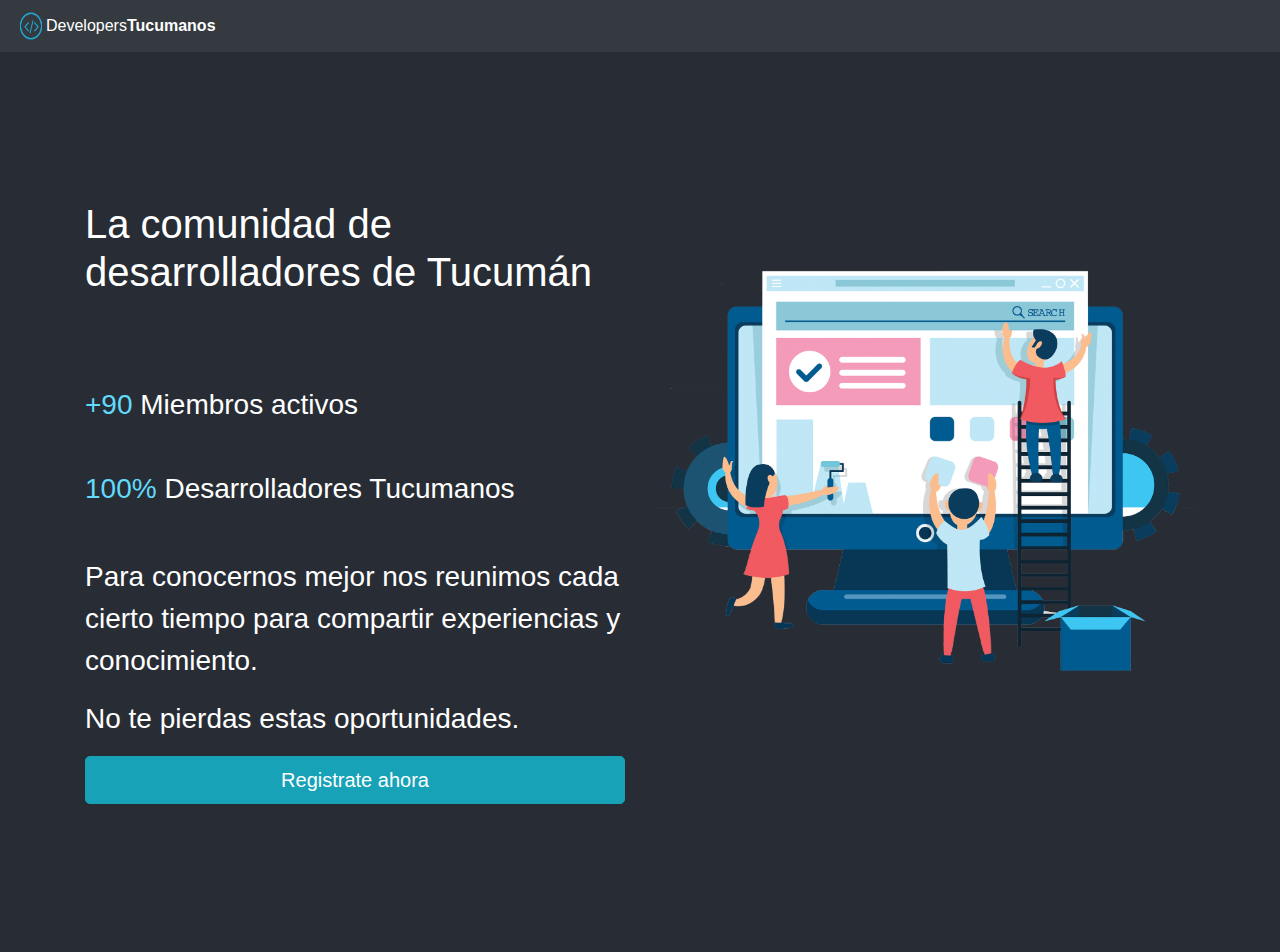
<file: index.html>
<!DOCTYPE html>
<html ng-app="devtucApp" ng-controller="mainCtrl">
<head>
	<meta charset="utf-8">
	<link rel="icon" href="images/favicon.ico" />
	 <meta http-equiv="X-UA-Compatible" content="IE=edge">
	  <meta content="width=device-width, initial-scale=1, maximum-scale=1, user-scalable=no" name="viewport">
	 
	  <!--Estilos-->
	  <link rel="stylesheet" href="css/bootstrap.min.css">
	 <link rel="stylesheet" type="text/css" href="css/App.css">
	  <link rel="stylesheet" type="text/css" href="css/Navbar.css">
	  <link rel="stylesheet" type="text/css" href="css/loading.css">
	  <link rel="stylesheet" type="text/css" href="css/animate.css">

	  <!--Plugins-->
	  <link rel="stylesheet" type="text/css" href="font-awesome/css/font-awesome.css">
	  <link rel="stylesheet" type="text/css" href="plugins/sweetalert/dist/sweetalert.css">
	 

   	<!--Librerias-->
   	<script type="text/javascript" src="angular/lib/angular.min.js"></script>
   	<script type="text/javascript" src="angular/lib/jcs-auto-validate.js"></script>
	<script type="text/javascript" src="angular/lib/angular-route.min.js"></script>
	<script type="text/javascript" src="angular/lib/ui-utils.min.js"></script>

	<!---Controladores-->   
   	<script type="text/javascript" src="angular/app.js"></script>
   	<script type="text/javascript" src="angular/config.js"></script>
   	
   <!--Servicios-->   	
   	<script type="text/javascript" src="angular/servicios/formulario_service.js"></script>
   	<script type="text/javascript" src="plugins/sweetalert/dist/sweetalert.min.js"></script>

   	   
	 <title>DevTuc</title>
</head>
<body>
	<div ng-include="menuPrincipal"></div>
	<div class="App-header">
		<div ng-view></div>
		
	</div>

	
</body>
</html>
</file>
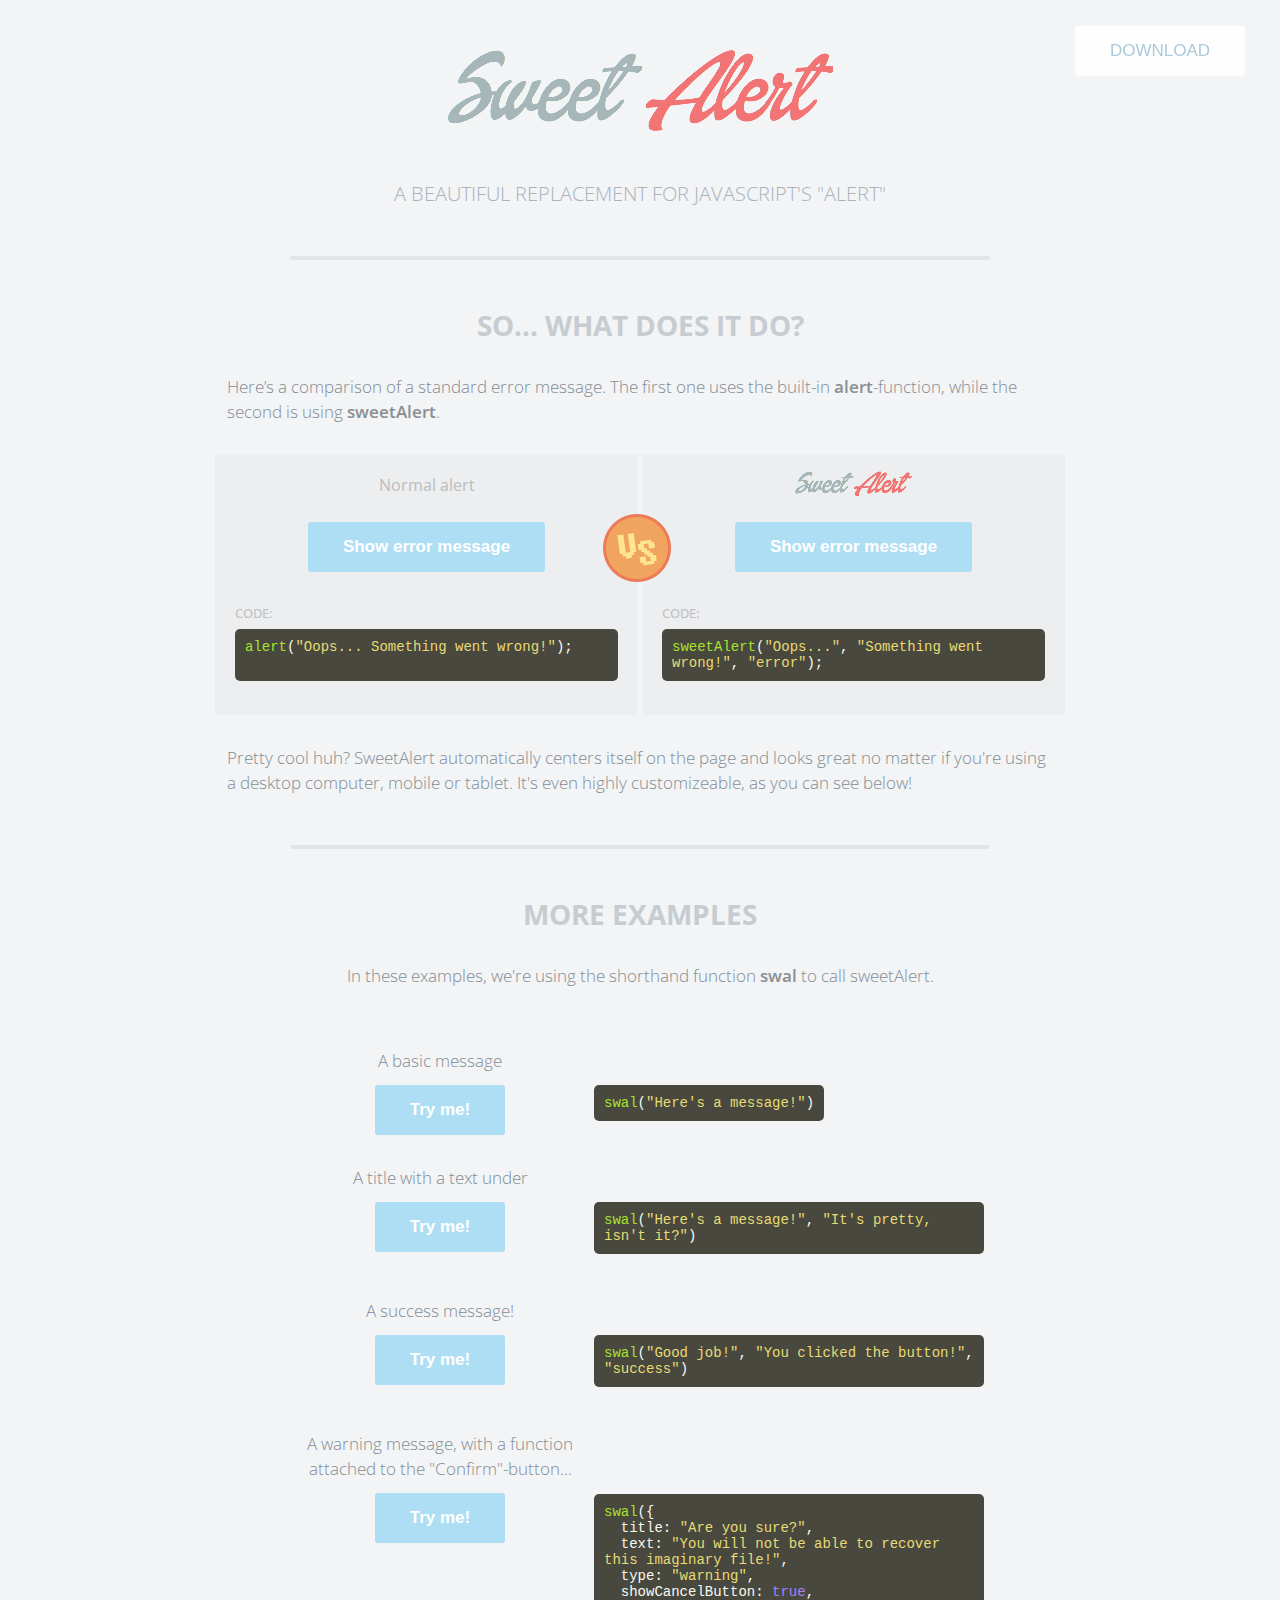
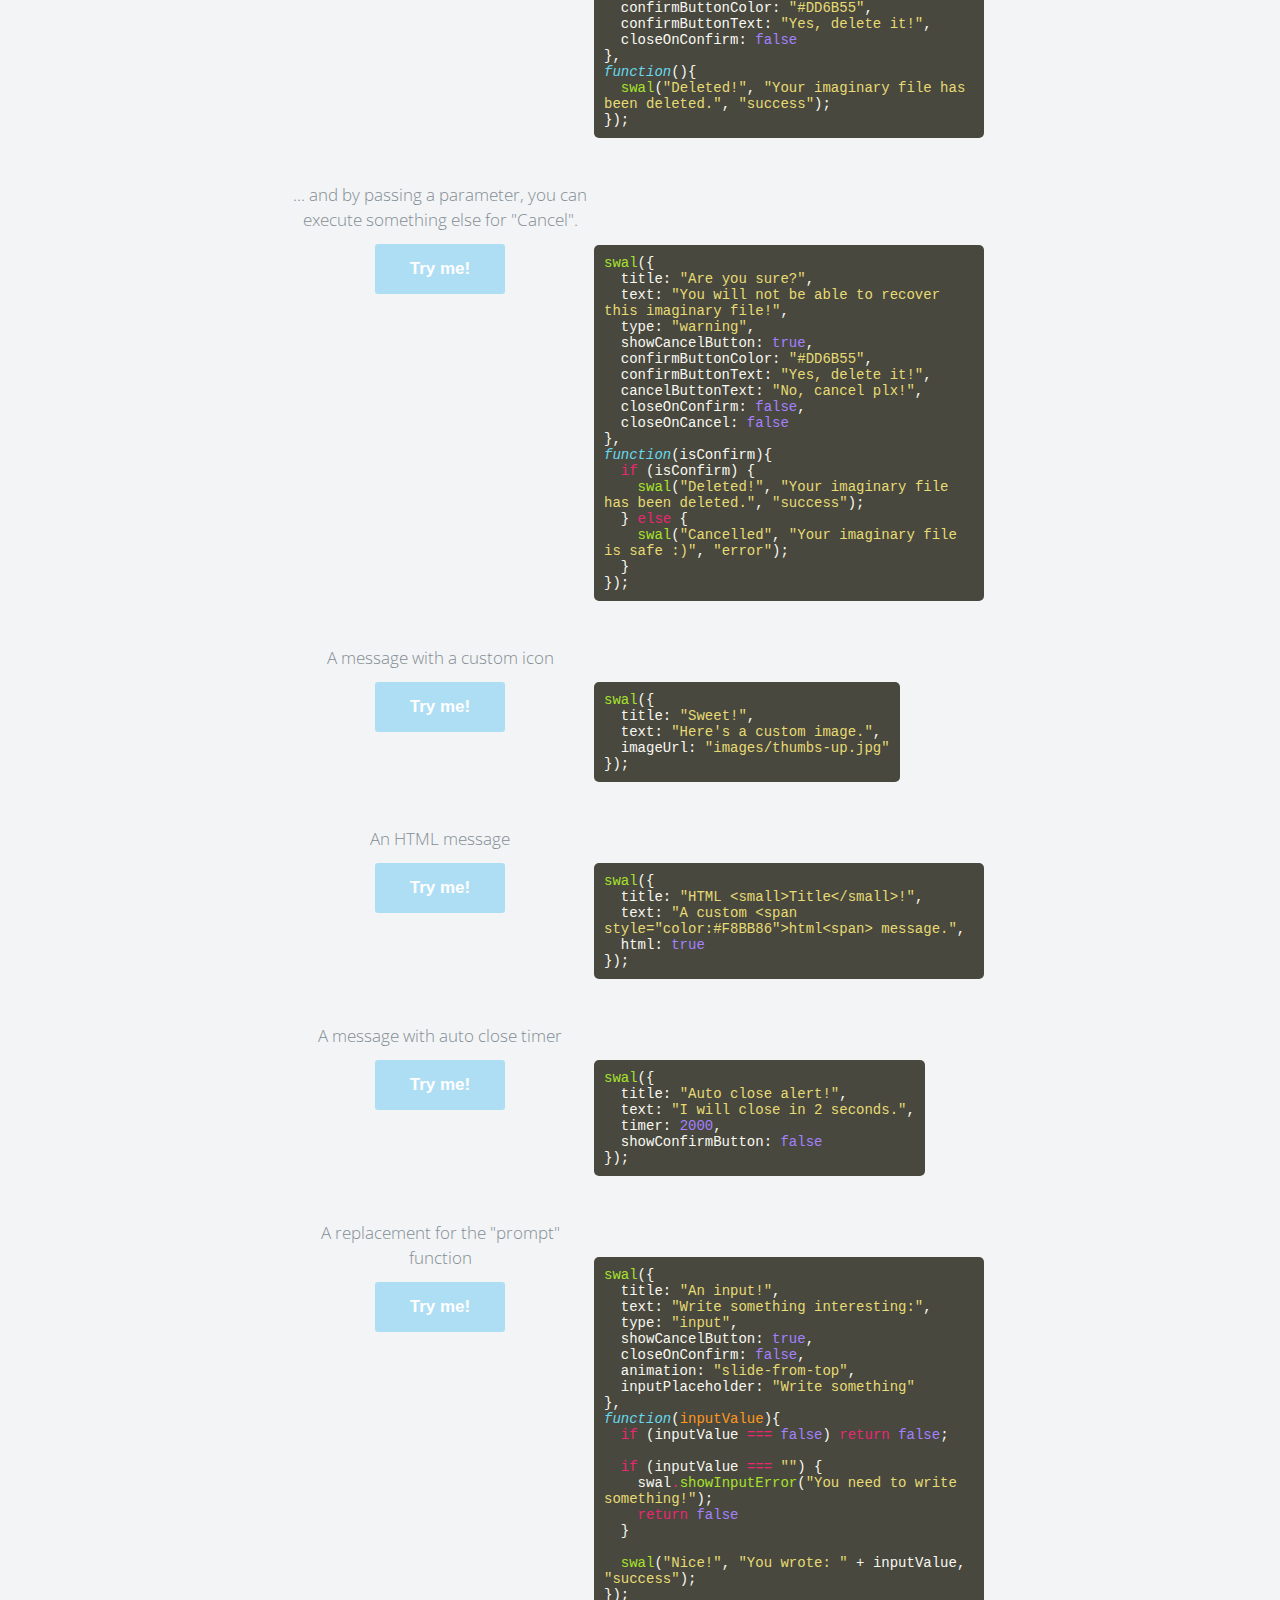
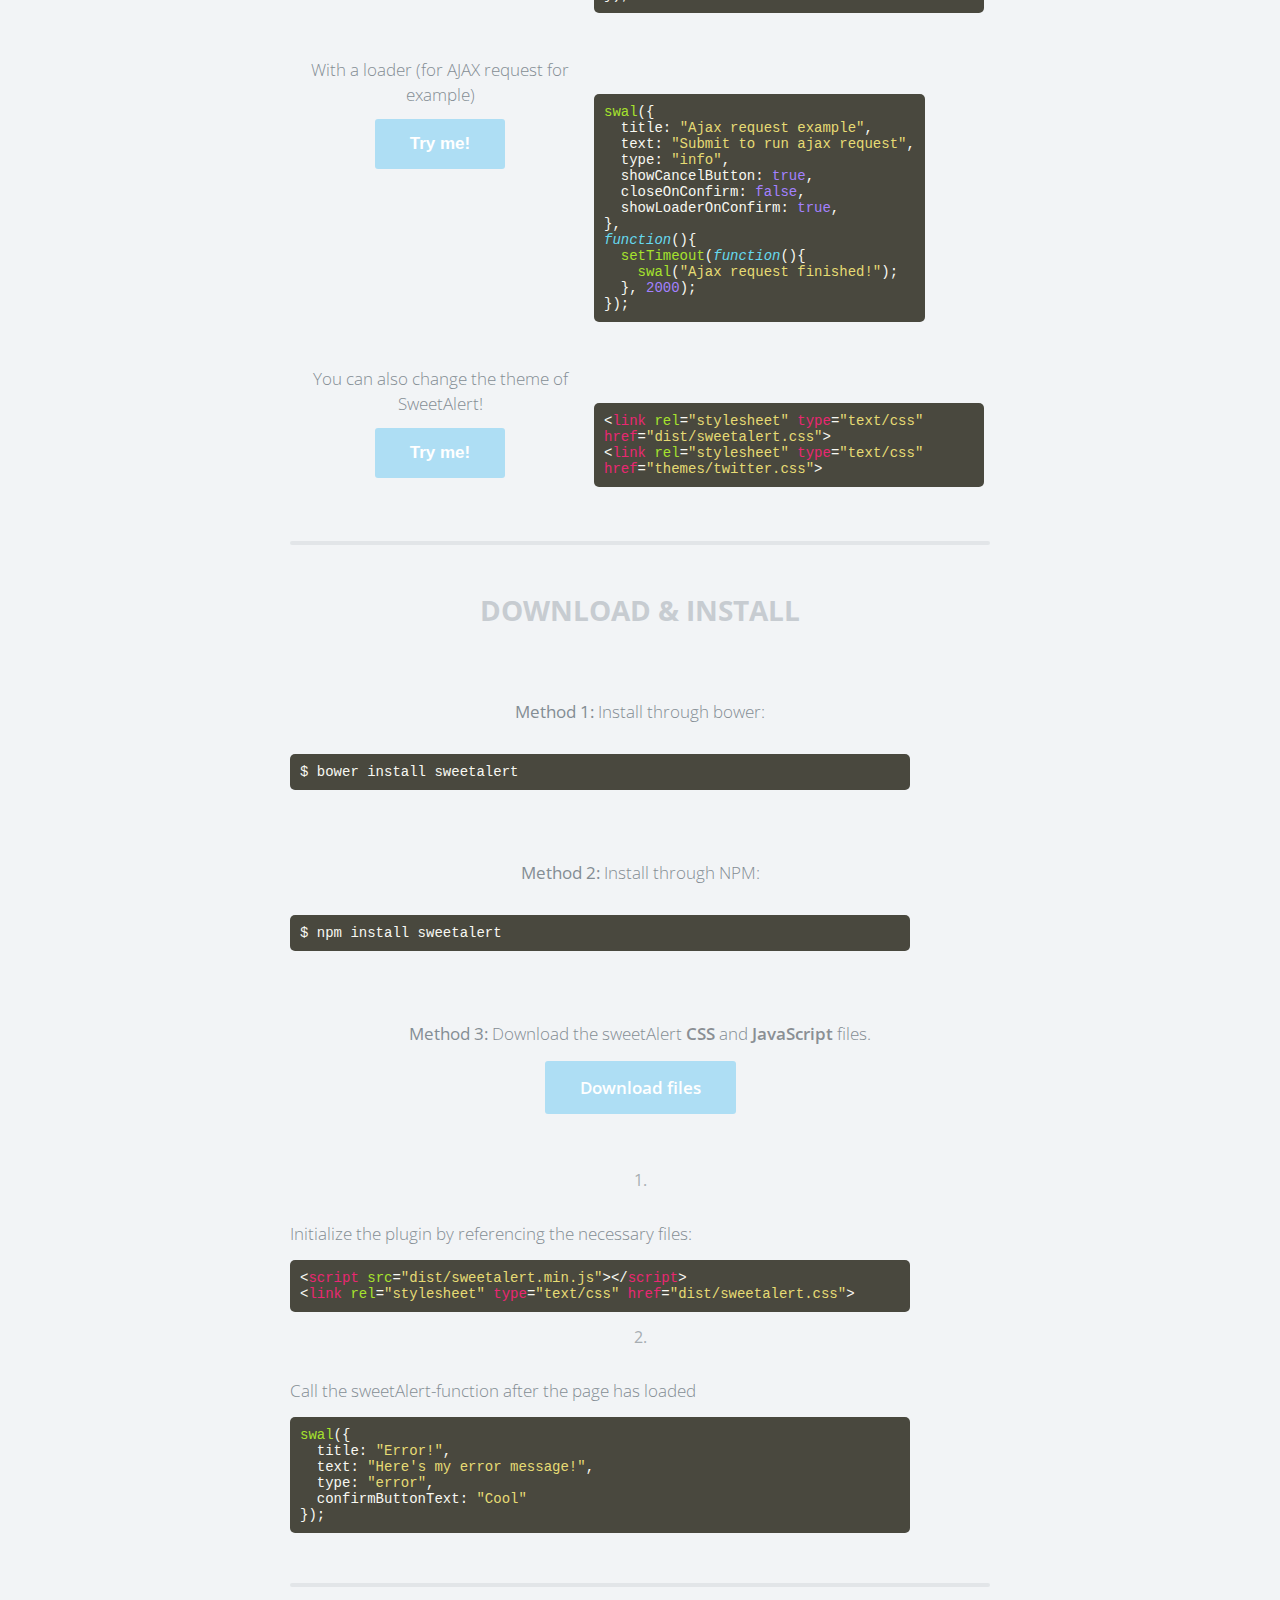
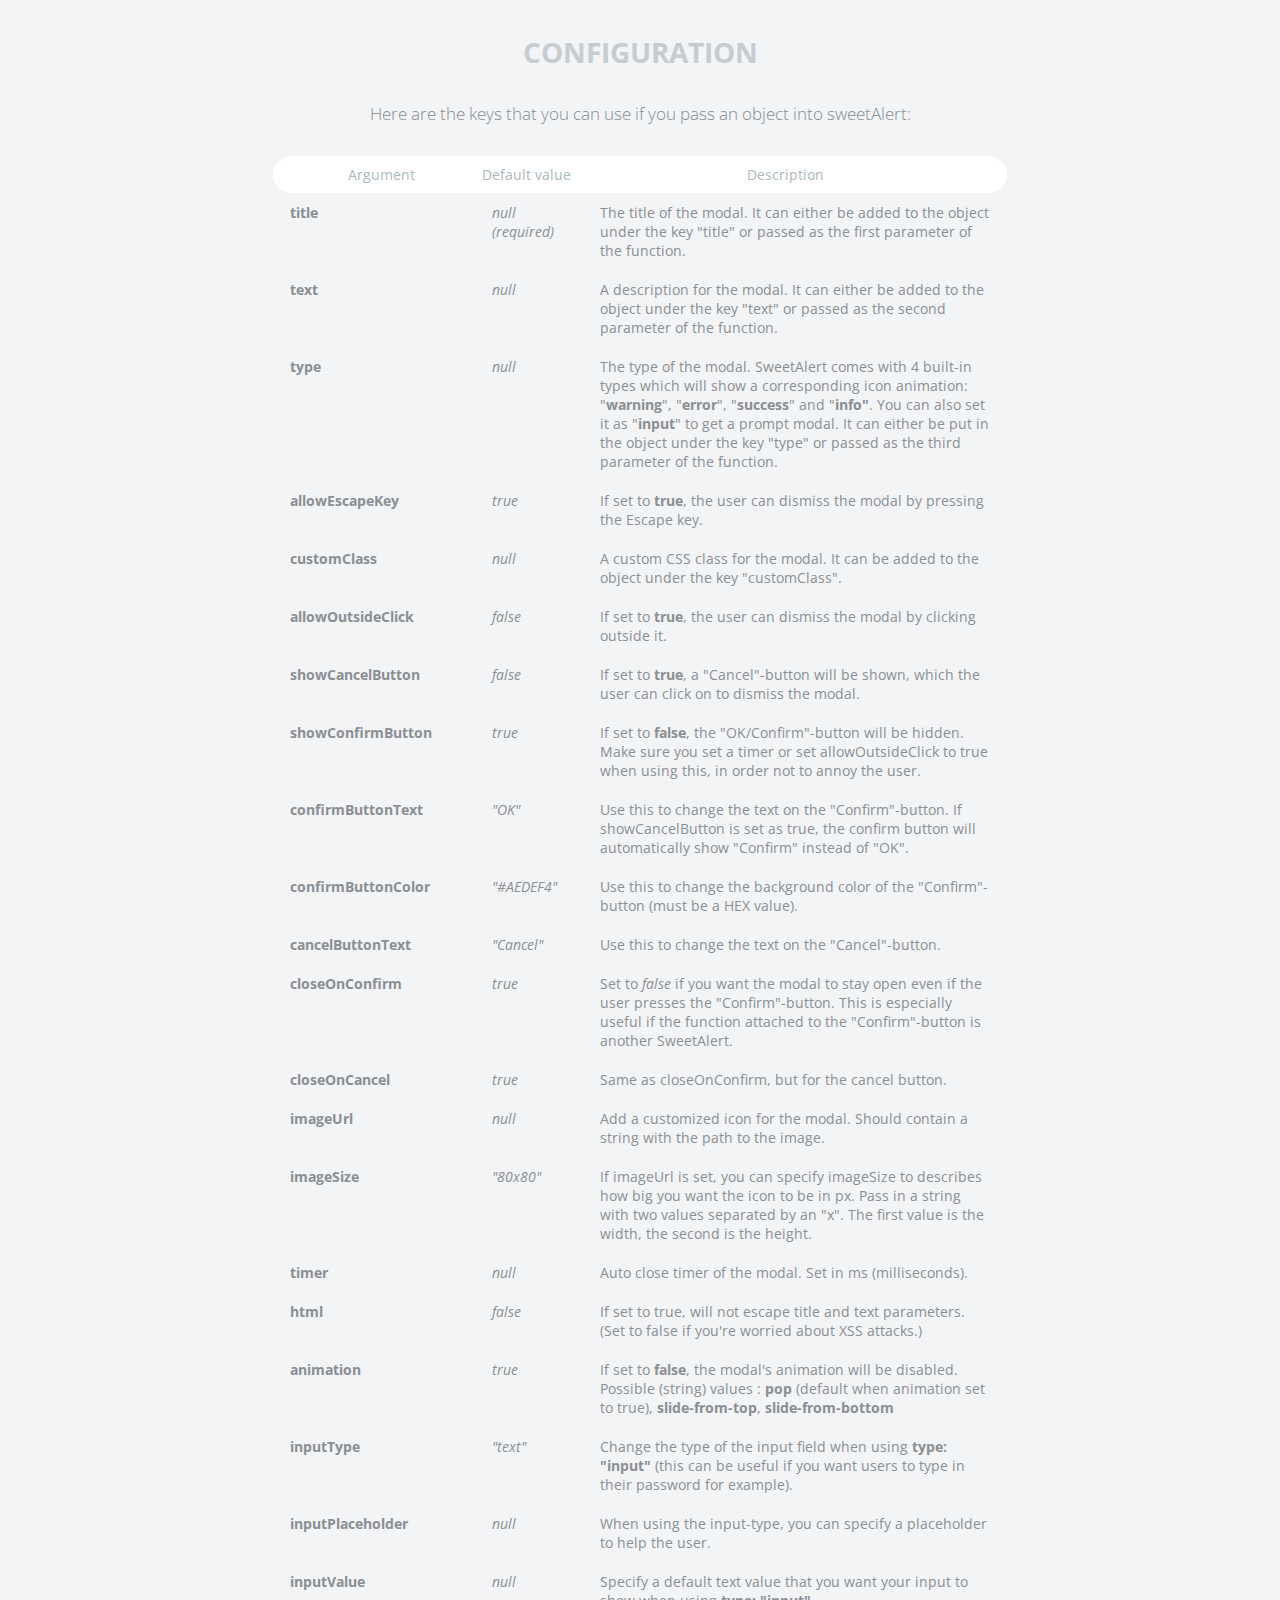
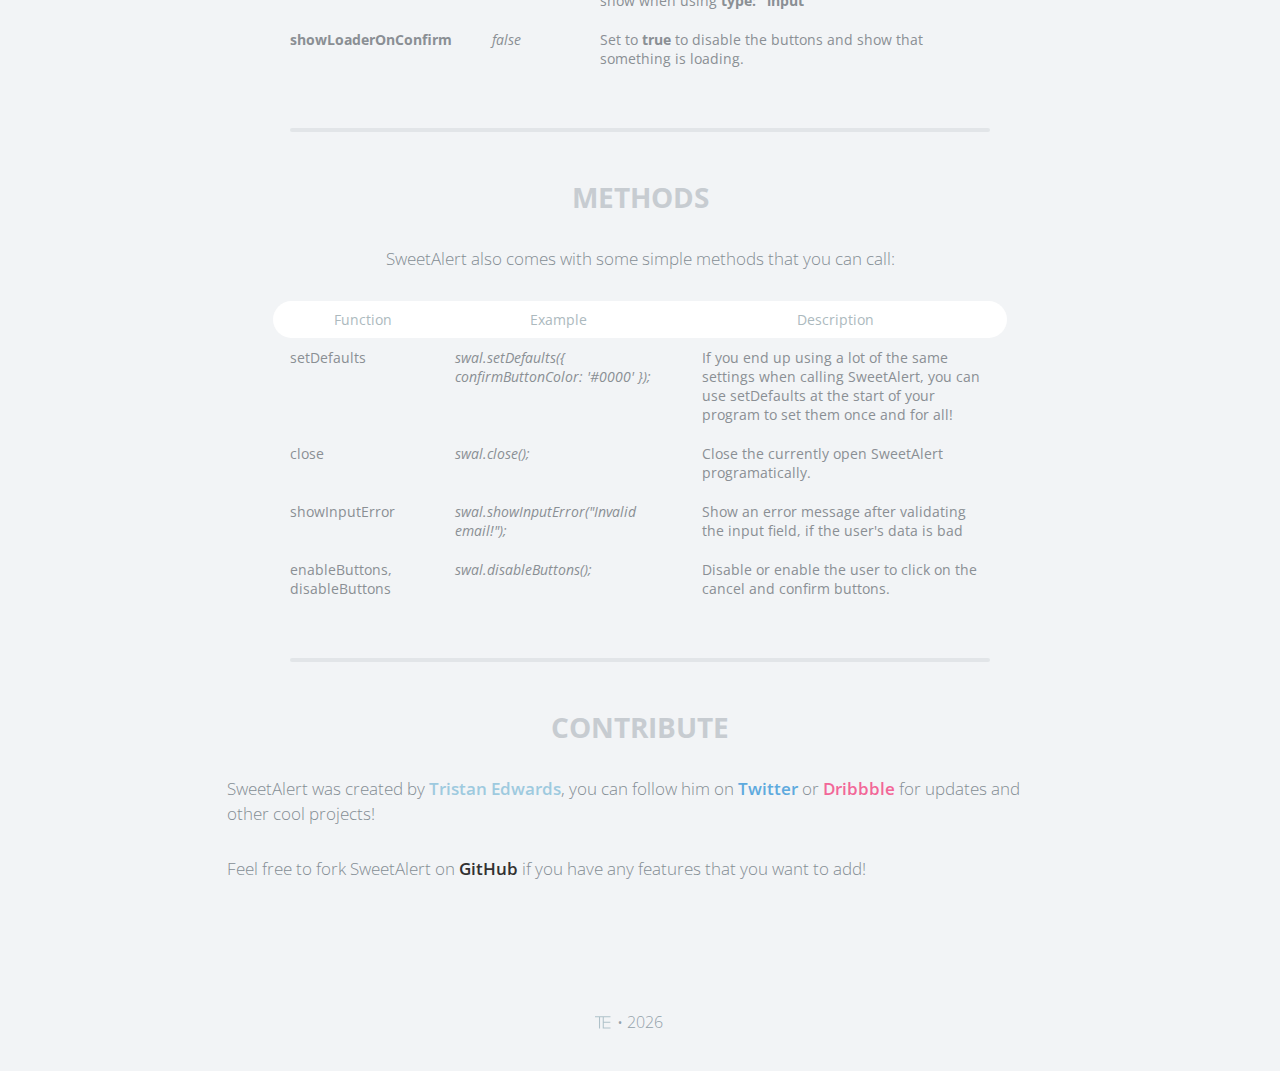
<file: plugins/sweetalert/index.html>
<!doctype html>

<html>

<head>
  <meta charset="utf-8">
  <meta name="viewport" content="width=device-width, initial-scale=1, maximum-scale=1, user-scalable=0" />
  <title>SweetAlert</title>

  <link rel="stylesheet" href="example/example.css">
  <script src="https://code.jquery.com/jquery-2.1.3.min.js"></script>

  <!-- This is what you need -->
  <script src="dist/sweetalert-dev.js"></script>
  <link rel="stylesheet" href="dist/sweetalert.css">
  <!--.......................-->

</head>

<body>

<h1>Sweet Alert</h1>
<h2>A beautiful replacement for JavaScript's "Alert"</h2>
<button class="download">Download</button>

<!-- What does it do? -->
<h3>So... What does it do?</h3>
<p>Here’s a comparison of a standard error message. The first one uses the built-in <strong>alert</strong>-function, while the second is using <strong>sweetAlert</strong>.</p>

<div class="showcase normal">
	<h4>Normal alert</h4>
	<button>Show error message</button>

	<h5>Code:</h5>
	<pre><span class="attr">alert</span>(<span class="str">"Oops... Something went wrong!"</span>);

	</pre>

	<div class="vs-icon"></div>
</div>

<div class="showcase sweet">
	<h4>Sweet Alert</h4>
	<button>Show error message</button>

	<h5>Code:</h5>
	<pre><span class="attr">sweetAlert</span>(<span class="str">"Oops..."</span>, <span class="str">"Something went wrong!"</span>, <span class="str">"error"</span>);</pre>
</div>

<p>Pretty cool huh? SweetAlert automatically centers itself on the page and looks great no matter if you're using a desktop computer, mobile or tablet. It's even highly customizeable, as you can see below!</p>


<!-- Examples -->
<h3>More examples</h3>

<p class="center">In these examples, we're using the shorthand function <strong>swal</strong> to call sweetAlert.</p>

<ul class="examples">

	<li class="message">
		<div class="ui">
			<p>A basic message</p>
			<button>Try me!</button>
		</div>
		<pre><span class="attr">swal</span>(<span class="str">"Here's a message!"</span>)</pre>
	</li>

	<li class="title-text">
		<div class="ui">
			<p>A title with a text under</p>
			<button>Try me!</button>
		</div>
		<pre><span class="attr">swal</span>(<span class="str">"Here's a message!"</span>, <span class="str">"It's pretty, isn't it?"</span>)</pre>
	</li>

	<li class="success">
		<div class="ui">
			<p>A success message!</p>
			<button>Try me!</button>
		</div>
		<pre><span class="attr">swal</span>(<span class="str">"Good job!"</span>, <span class="str">"You clicked the button!"</span>, <span class="str">"success"</span>)</pre>
	</li>

	<li class="warning confirm">
		<div class="ui">
			<p>A warning message, with a function attached to the "Confirm"-button...</p>
			<button>Try me!</button>
		</div>
		<pre><span class="attr">swal</span>({
&nbsp;&nbsp;title: <span class="str">"Are you sure?"</span>,
&nbsp;&nbsp;text: <span class="str">"You will not be able to recover this imaginary file!"</span>,
&nbsp;&nbsp;type: <span class="str">"warning"</span>,
&nbsp;&nbsp;showCancelButton: <span class="val">true</span>,
&nbsp;&nbsp;confirmButtonColor: <span class="str">"#DD6B55"</span>,
&nbsp;&nbsp;confirmButtonText: <span class="str">"Yes, delete it!"</span>,
&nbsp;&nbsp;closeOnConfirm: <span class="val">false</span>
},
<span class="func"><i>function</i></span>(){
&nbsp;&nbsp;<span class="attr">swal</span>(<span class="str">"Deleted!"</span>, <span class="str">"Your imaginary file has been deleted."</span>, <span class="str">"success"</span>);
});</pre>
	</li>

	<li class="warning cancel">
		<div class="ui">
			<p>... and by passing a parameter, you can execute something else for "Cancel".</p>
			<button>Try me!</button>
		</div>
		<pre><span class="attr">swal</span>({
&nbsp;&nbsp;title: <span class="str">"Are you sure?"</span>,
&nbsp;&nbsp;text: <span class="str">"You will not be able to recover this imaginary file!"</span>,
&nbsp;&nbsp;type: <span class="str">"warning"</span>,
&nbsp;&nbsp;showCancelButton: <span class="val">true</span>,
&nbsp;&nbsp;confirmButtonColor: <span class="str">"#DD6B55"</span>,
&nbsp;&nbsp;confirmButtonText: <span class="str">"Yes, delete it!"</span>,
&nbsp;&nbsp;cancelButtonText: <span class="str">"No, cancel plx!"</span>,
&nbsp;&nbsp;closeOnConfirm: <span class="val">false</span>,
&nbsp;&nbsp;closeOnCancel: <span class="val">false</span>
},
<span class="func"><i>function</i></span>(isConfirm){
&nbsp;&nbsp;<span class="tag">if</span> (isConfirm) {
&nbsp;&nbsp;&nbsp;&nbsp;<span class="attr">swal</span>(<span class="str">"Deleted!"</span>, <span class="str">"Your imaginary file has been deleted."</span>, <span class="str">"success"</span>);
&nbsp;&nbsp;} <span class="tag">else</span> {
	&nbsp;&nbsp;&nbsp;&nbsp;<span class="attr">swal</span>(<span class="str">"Cancelled"</span>, <span class="str">"Your imaginary file is safe :)"</span>, <span class="str">"error"</span>);
&nbsp;&nbsp;}
});</pre>
	</li>

	<li class="custom-icon">
		<div class="ui">
			<p>A message with a custom icon</p>
			<button>Try me!</button>
		</div>
		<pre><span class="attr">swal</span>({
&nbsp;&nbsp;title: <span class="str">"Sweet!"</span>,
&nbsp;&nbsp;text: <span class="str">"Here's a custom image."</span>,
&nbsp;&nbsp;imageUrl: <span class="str">"images/thumbs-up.jpg"</span>
});</pre>
	</li>

	<li class="message-html">
		<div class="ui">
			<p>An HTML message</p>
			<button>Try me!</button>
		</div>
		<pre><span class="attr">swal</span>({
&nbsp;&nbsp;title: <span class="str">"HTML &lt;small&gt;Title&lt;/small&gt;!"</span>,
&nbsp;&nbsp;text: <span class="str">"A custom &lt;span style="color:#F8BB86"&gt;html&lt;span&gt; message."</span>,
&nbsp;&nbsp;html: <span class="val">true</span>
});</pre>
	</li>

	<li class="timer">
		<div class="ui">
			<p>A message with auto close timer</p>
			<button>Try me!</button>
		</div>
		<pre><span class="attr">swal</span>({
&nbsp;&nbsp;title: <span class="str">"Auto close alert!"</span>,
&nbsp;&nbsp;text: <span class="str">"I will close in 2 seconds."</span>,
&nbsp;&nbsp;timer: <span class="val">2000</span>,
&nbsp;&nbsp;showConfirmButton: <span class="val">false</span>
});</pre>
	</li>


	<li class="input">
		<div class="ui">
			<p>A replacement for the "prompt" function</p>
			<button>Try me!</button>
		</div>
		<pre><span class="attr">swal</span>({
&nbsp;&nbsp;title: <span class="str">"An input!"</span>,
&nbsp;&nbsp;text: <span class="str">"Write something interesting:"</span>,
&nbsp;&nbsp;type: <span class="str">"input"</span>,
&nbsp;&nbsp;showCancelButton: <span class="val">true</span>,
&nbsp;&nbsp;closeOnConfirm: <span class="val">false</span>,
&nbsp;&nbsp;animation: <span class="str">"slide-from-top"</span>,
&nbsp;&nbsp;inputPlaceholder: <span class="str">"Write something"</span>
},
<span class="func"><i>function</i></span>(<span class="arg">inputValue</span>){
&nbsp;&nbsp;<span class="tag">if</span> (inputValue <span class="tag">===</span> <span class="val">false</span>) <span class="tag">return</span> <span class="val">false</span>;
&nbsp;&nbsp;
&nbsp;&nbsp;<span class="tag">if</span> (inputValue <span class="tag">===</span> <span class="str">""</span>) {
&nbsp;&nbsp;&nbsp;&nbsp;swal<span class="tag">.</span><span class="attr">showInputError</span>(<span class="str">"You need to write something!"</span>);
&nbsp;&nbsp;&nbsp;&nbsp;<span class="tag">return</span> <span class="val">false</span>
&nbsp;&nbsp;}
&nbsp;&nbsp;
&nbsp;&nbsp;<span class="attr">swal</span>(<span class="str">"Nice!"</span>, <span class="str">"You wrote: "</span> + inputValue, <span class="str">"success"</span>);
});</pre>
	</li>

  <li class="ajax">
    <div class="ui">
			<p>With a loader (for AJAX request for example)</p>
			<button>Try me!</button>
		</div>
		<pre><span class="attr">swal</span>({
&nbsp;&nbsp;title: <span class="str">"Ajax request example"</span>,
&nbsp;&nbsp;text: <span class="str">"Submit to run ajax request"</span>,
&nbsp;&nbsp;type: <span class="str">"info"</span>,
&nbsp;&nbsp;showCancelButton: <span class="val">true</span>,
&nbsp;&nbsp;closeOnConfirm: <span class="val">false</span>,
&nbsp;&nbsp;showLoaderOnConfirm: <span class="val">true</span>,
},
<span class="func"><i>function</i></span>(){
&nbsp;&nbsp;<span class="attr">setTimeout</span>(<span class="func"><i>function</i></span>(){
&nbsp;&nbsp;&nbsp;&nbsp;<span class="attr">swal</span>(<span class="str">"Ajax request finished!"</span>);
&nbsp;&nbsp;}, <span class="val">2000</span>);
});</pre>
	</li>

	<li class="theme">
		<div class="ui">
			<p>You can also change the theme of SweetAlert!</p>
			<button>Try me!</button>
		</div>
		<pre>&lt;<span class="tag">link</span> <span class="attr">rel</span>=<span class="str">"stylesheet"</span> <span class="tag">type</span>=<span class="str">"text/css"</span> <span class="tag">href</span>=<span class="str">"dist/sweetalert.css"</span>&gt;
			&lt;<span class="tag">link</span> <span class="attr">rel</span>=<span class="str">"stylesheet"</span> <span class="tag">type</span>=<span class="str">"text/css"</span> <span class="tag">href</span>=<span class="str">"themes/twitter.css"</span>&gt;</pre>
	</li>

</ul>


<!-- Download & Install -->
<h3 id="download-section">Download & install</h3>

<div class="center-container">
	<p class="center"><b>Method 1:</b> Install through bower:</p>
	<pre class="center">$ bower install sweetalert</pre>
</div>

<div class="center-container">
	<p class="center"><b>Method 2:</b> Install through NPM:</p>
	<pre class="center">$ npm install sweetalert</pre>
</div>

<p class="center"><b>Method 3:</b> Download the sweetAlert <strong>CSS</strong> and <strong>JavaScript</strong> files.</p>

<a class="button" href="https://github.com/t4t5/sweetalert/archive/master.zip" download>Download files</a>

<ol>
	<li>
		<p>Initialize the plugin by referencing the necessary files:</p>
		<pre>&lt;<span class="tag">script</span> <span class="attr">src</span>=<span class="str">"dist/sweetalert.min.js"</span>&gt;&lt;/<span class="tag">script</span>&gt;
&lt;<span class="tag">link</span> <span class="attr">rel</span>=<span class="str">"stylesheet"</span> <span class="tag">type</span>=<span class="str">"text/css"</span> <span class="tag">href</span>=<span class="str">"dist/sweetalert.css"</span>&gt;</pre>
	</li>

	<li>
		<p>Call the sweetAlert-function after the page has loaded</p>
		<pre><span class="attr">swal</span>({
&nbsp;&nbsp;title: <span class="str">"Error!"</span>,
&nbsp;&nbsp;text: <span class="str">"Here's my error message!"</span>,
&nbsp;&nbsp;type: <span class="str">"error"</span>,
&nbsp;&nbsp;confirmButtonText: <span class="str">"Cool"</span>
});
</pre>
	</li>
</ol>



<!-- Configuration -->
<h3>Configuration</h3>

<p class="center">Here are the keys that you can use if you pass an object into sweetAlert:</p>

<table>
	<tr class="titles">
		<th>
			<div class="border-left"></div>
			Argument
		</th>
		<th>Default value</th>
		<th>
			<div class="border-right"></div>
			Description
		</th>
	</tr>
	<tr>
		<td><b>title</b></td>
		<td><i>null (required)</i></td>
		<td>The title of the modal. It can either be added to the object under the key "title" or passed as the first parameter of the function.</td>
	</tr>
	<tr>
		<td><b>text</b></td>
		<td><i>null</i></td>
		<td>A description for the modal. It can either be added to the object under the key "text" or passed as the second parameter of the function.</td>
	</tr>
	<tr>
		<td><b>type</b></td>
		<td><i>null</i></td>
		<td>The type of the modal. SweetAlert comes with 4 built-in types which will show a corresponding icon animation: "<strong>warning</strong>", "<strong>error</strong>", "<strong>success</strong>" and "<strong>info"</strong>. You can also set it as "<strong>input</strong>" to get a prompt modal. It can either be put in the object under the key "type" or passed as the third parameter of the function.</td>
	</tr>
    <tr>
      <td><b>allowEscapeKey</b></td>
      <td><i>true</i></td>
      <td>If set to <strong>true</strong>, the user can dismiss the modal by pressing the Escape key.</td>
    </tr>
	<tr>
		<td><b>customClass</b></td>
		<td><i>null</i></td>
		<td>A custom CSS class for the modal. It can be added to the object under the key "customClass".</td>
	</tr>
	<tr>
		<td><b>allowOutsideClick</b></td>
		<td><i>false</i></td>
		<td>If set to <strong>true</strong>, the user can dismiss the modal by clicking outside it.</td>
	</tr>
	<tr>
		<td><b>showCancelButton</b></td>
		<td><i>false</i></td>
		<td>If set to <strong>true</strong>, a "Cancel"-button will be shown, which the user can click on to dismiss the modal.</td>
	</tr>
	<tr>
		<td><b>showConfirmButton</b></td>
		<td><i>true</i></td>
		<td>If set to <strong>false</strong>, the "OK/Confirm"-button will be hidden. Make sure you set a timer or set allowOutsideClick to true when using this, in order not to annoy the user.</td>
	</tr>
	<tr>
		<td><b>confirmButtonText</b></td>
		<td><i>"OK"</i></td>
		<td>Use this to change the text on the "Confirm"-button. If showCancelButton is set as true, the confirm button will automatically show "Confirm" instead of "OK".</td>
	</tr>
	<tr>
		<td><b>confirmButtonColor</b></td>
		<td><i>"#AEDEF4"</i></td>
		<td>Use this to change the background color of the "Confirm"-button (must be a HEX value).</td>
	</tr>
	<tr>
		<td><b>cancelButtonText</b></td>
		<td><i>"Cancel"</i></td>
		<td>Use this to change the text on the "Cancel"-button.</td>
	</tr>
	<tr>
		<td><b>closeOnConfirm</b></td>
		<td><i>true</i></td>
		<td>Set to <i>false</i> if you want the modal to stay open even if the user presses the "Confirm"-button. This is especially useful if the function attached to the "Confirm"-button is another SweetAlert.</td>
	</tr>
	<tr>
		<td><b>closeOnCancel</b></td>
		<td><i>true</i></td>
		<td>Same as closeOnConfirm, but for the cancel button.</td>
	</tr>
	<tr>
		<td><b>imageUrl</b></td>
		<td><i>null</i></td>
		<td>Add a customized icon for the modal. Should contain a string with the path to the image.</td>
	</tr>
	<tr>
		<td><b>imageSize</b></td>
		<td><i>"80x80"</i></td>
		<td>If imageUrl is set, you can specify imageSize to describes how big you want the icon to be in px. Pass in a string with two values separated by an "x". The first value is the width, the second is the height.</td>
	</tr>
	<tr>
		<td><b>timer</b></td>
		<td><i>null</i></td>
		<td>Auto close timer of the modal. Set in ms (milliseconds).</td>
	</tr>
	<tr>
		<td><b>html</b></td>
		<td><i>false</i></td>
		<td>If set to true, will not escape title and text parameters. (Set to false if you're worried about XSS attacks.)</td>
	</tr>
	<tr>
		<td><b>animation</b></td>
		<td><i>true</i></td>
		<td>If set to <strong>false</strong>, the modal's animation will be disabled. Possible (string) values : <strong>pop</strong> (default when animation set to true), <strong>slide-from-top</strong>, <strong>slide-from-bottom</strong></td>
	</tr>
	<tr>
		<td><b>inputType</b></td>
		<td><i>"text"</i></td>
		<td>Change the type of the input field when using <strong>type: "input"</strong> (this can be useful if you want users to type in their password for example).</td>
	</tr>
	<tr>
		<td><b>inputPlaceholder</b></td>
		<td><i>null</i></td>
		<td>When using the input-type, you can specify a placeholder to help the user.</td>
	</tr>
	<tr>
		<td><b>inputValue</b></td>
		<td><i>null</i></td>
		<td>Specify a default text value that you want your input to show when using <strong>type: "input"</strong></td>
	</tr>
	<tr>
		<td><b>showLoaderOnConfirm</b></td>
		<td><i>false</i></td>
    <td>Set to <strong>true</strong> to disable the buttons and show that something is loading.</td>
	</tr>
</table>


<!-- Methods -->
<h3>Methods</h3>

<p class="center">SweetAlert also comes with some simple methods that you can call:</p>

<table>
	<tr class="titles">
		<th>
			<div class="border-left"></div>
			Function
		</th>
		<th>Example</th>
		<th>
			<div class="border-right"></div>
			Description
		</th>
	</tr>
	<tr>
		<td>setDefaults</td>
		<td><i>swal.setDefaults({ confirmButtonColor: '#0000' });</i></td>
		<td>If you end up using a lot of the same settings when calling SweetAlert, you can use setDefaults at the start of your program to set them once and for all!</td>
	</tr>
	<tr>
		<td>close</td>
		<td><i>swal.close();</i></td>
		<td>Close the currently open SweetAlert programatically.</td>
	</tr>
	<tr>
		<td>showInputError</td>
		<td><i>swal.showInputError("Invalid email!");</i></td>
		<td>Show an error message after validating the input field, if the user's data is bad</td>
	</tr>
	<tr>
		<td>enableButtons, disableButtons</td>
		<td><i>swal.disableButtons();</i></td>
		<td>Disable or enable the user to click on the cancel and confirm buttons.</td>
	</tr>
</table>



<!-- Contribute -->
<h3>Contribute</h3>
<p>SweetAlert was created by <a href="http://tristanedwards.me" target="_blank">Tristan Edwards</a>, you can follow him on <a href="https://twitter.com/t4t5" target="_blank" class="twitter">Twitter</a> or <a href="https://dribbble.com/tristanedwards" target="_blank" class="dribbble">Dribbble</a> for updates and other cool projects!</p>
<p>Feel free to fork SweetAlert on <a href="https://github.com/t4t5/sweetalert" class="github">GitHub</a> if you have any features that you want to add!</p>


<footer>
	<span class="te-logo">TE</span> • <script>document.write(new Date().getFullYear())</script>
</footer>


<script>

document.querySelector('button.download').onclick = function(){
	$("html, body").animate({ scrollTop: $("#download-section").offset().top }, 1000);
};

document.querySelector('.showcase.normal button').onclick = function(){
	alert("Oops... Something went wrong!");
};

document.querySelector('.showcase.sweet button').onclick = function(){
	swal("Oops...", "Something went wrong!", "error");
};

document.querySelector('ul.examples li.message button').onclick = function(){
	swal("Here's a message!");
};

document.querySelector('ul.examples li.timer button').onclick = function(){
	swal({
		title: "Auto close alert!",
		text: "I will close in 2 seconds.",
		timer: 2000,
		showConfirmButton: false
	});
};

document.querySelector('ul.examples li.title-text button').onclick = function(){
	swal("Here's a message!", "It's pretty, isn't it?");
};

document.querySelector('ul.examples li.success button').onclick = function(){
	swal("Good job!", "You clicked the button!", "success");
};

document.querySelector('ul.examples li.warning.confirm button').onclick = function(){
	swal({
		title: "Are you sure?",
		text: "You will not be able to recover this imaginary file!",
		type: "warning",
		showCancelButton: true,
		confirmButtonColor: '#DD6B55',
		confirmButtonText: 'Yes, delete it!',
		closeOnConfirm: false
	},
	function(){
		swal("Deleted!", "Your imaginary file has been deleted!", "success");
	});
};

document.querySelector('ul.examples li.warning.cancel button').onclick = function(){
	swal({
		title: "Are you sure?",
		text: "You will not be able to recover this imaginary file!",
		type: "warning",
		showCancelButton: true,
		confirmButtonColor: '#DD6B55',
		confirmButtonText: 'Yes, delete it!',
		cancelButtonText: "No, cancel plx!",
		closeOnConfirm: false,
		closeOnCancel: false
	},
	function(isConfirm){
    if (isConfirm){
      swal("Deleted!", "Your imaginary file has been deleted!", "success");
    } else {
      swal("Cancelled", "Your imaginary file is safe :)", "error");
    }
	});
};

document.querySelector('ul.examples li.custom-icon button').onclick = function(){
	swal({
		title: "Sweet!",
		text: "Here's a custom image.",
		imageUrl: 'example/images/thumbs-up.jpg'
	});
};

document.querySelector('ul.examples li.message-html button').onclick = function(){
	swal({
		title: "HTML <small>Title</small>!",
		text: 'A custom <span style="color:#F8BB86">html<span> message.',
		html: true
	});
};

document.querySelector('ul.examples li.input button').onclick = function(){
	swal({
		title: "An input!",
		text: 'Write something interesting:',
		type: 'input',
		showCancelButton: true,
		closeOnConfirm: false,
		animation: "slide-from-top",
		inputPlaceholder: "Write something",
	},
	function(inputValue){
		if (inputValue === false) return false;

		if (inputValue === "") {
			swal.showInputError("You need to write something!");
			return false;
		}
    
		swal("Nice!", 'You wrote: ' + inputValue, "success");

	});
};

document.querySelector('ul.examples li.theme button').onclick = function() {
	swal({
		title: "Themes!",
		text: "Here's the Twitter theme for SweetAlert!",
		confirmButtonText: "Cool!",
		customClass: 'twitter'
	});
};

document.querySelector('ul.examples li.ajax button').onclick = function() {
  swal({
    title: 'Ajax request example',
    text: 'Submit to run ajax request',
    type: 'info',
    showCancelButton: true,
    closeOnConfirm: false,
    showLoaderOnConfirm: true,
  }, function(){
    setTimeout(function() {
      swal('Ajax request finished!');
    }, 2000);
  });
};

</script>



</body>

</html>
</file>
<file: css/App.css>
.App {
  text-align: center;
}

.App-logo {
  height: 4vmin;
  pointer-events: none;
}

@media (prefers-reduced-motion: no-preference) {
  .App-logo {
    animation: App-logo-spin infinite 20s linear;
  }
}

.App-header {
  background-color: #282c34;
  min-height: 100vh;
  display: flex;
  flex-direction: column;
  align-items: center;
  justify-content: center;
  font-size: calc(10px + 2vmin);
  color: white;
}

.App-link {
  color: #61dafb;
}

.App-body{
  margin-top:50px;
}
.App-image{
  margin-top:50px;
  text-align: right;
}

@keyframes App-logo-spin {
  from {
    transform: rotate(0deg);
  }
  to {
    transform: rotate(360deg);
  }
}
</file>
<file: css/Navbar.css>
.Navbar {
  width: 100%;
  padding: 0.5rem 0;
  background-color: #1C3643;
}

.Navbar__brand {
  color: #ffffff;

  display: flex;
  align-items: center;
}

.Navbar__brand:hover {
  color: #ffffff;
  text-decoration: none;
}

.Navbar__brand-logo {
  margin-right: 0.5rem;
}
</file>
<file: css/loading.css>
.lds-spinner {
  color: official;
  display: inline-block;
  position: relative;
  width: 40px;
  height: 40px;
}
.lds-spinner div {
  transform-origin: 40px 40px;
  animation: lds-spinner 1.2s linear infinite;
}
.lds-spinner div:after {
  content: " ";
  display: block;
  position: absolute;
  top: 3px;
  left: 37px;
  width: 6px;
  height: 18px;
  border-radius: 20%;
  background: #fff;
}
.lds-spinner div:nth-child(1) {
  transform: rotate(0deg);
  animation-delay: -1.1s;
}
.lds-spinner div:nth-child(2) {
  transform: rotate(30deg);
  animation-delay: -1s;
}
.lds-spinner div:nth-child(3) {
  transform: rotate(60deg);
  animation-delay: -0.9s;
}
.lds-spinner div:nth-child(4) {
  transform: rotate(90deg);
  animation-delay: -0.8s;
}
.lds-spinner div:nth-child(5) {
  transform: rotate(120deg);
  animation-delay: -0.7s;
}
.lds-spinner div:nth-child(6) {
  transform: rotate(150deg);
  animation-delay: -0.6s;
}
.lds-spinner div:nth-child(7) {
  transform: rotate(180deg);
  animation-delay: -0.5s;
}
.lds-spinner div:nth-child(8) {
  transform: rotate(210deg);
  animation-delay: -0.4s;
}
.lds-spinner div:nth-child(9) {
  transform: rotate(240deg);
  animation-delay: -0.3s;
}
.lds-spinner div:nth-child(10) {
  transform: rotate(270deg);
  animation-delay: -0.2s;
}
.lds-spinner div:nth-child(11) {
  transform: rotate(300deg);
  animation-delay: -0.1s;
}
.lds-spinner div:nth-child(12) {
  transform: rotate(330deg);
  animation-delay: 0s;
}
@keyframes lds-spinner {
  0% {
    opacity: 1;
  }
  100% {
    opacity: 0;
  }
}
</file>
<file: plugins/sweetalert/dist/sweetalert.css>
body.stop-scrolling {
  height: 100%;
  overflow: hidden; }

.sweet-overlay {
  background-color: black;
  /* IE8 */
  -ms-filter: "progid:DXImageTransform.Microsoft.Alpha(Opacity=40)";
  /* IE8 */
  background-color: rgba(0, 0, 0, 0.4);
  position: fixed;
  left: 0;
  right: 0;
  top: 0;
  bottom: 0;
  display: none;
  z-index: 10000; }

.sweet-alert {
  background-color: white;
  font-family: 'Open Sans', 'Helvetica Neue', Helvetica, Arial, sans-serif;
  width: 478px;
  padding: 17px;
  border-radius: 5px;
  text-align: center;
  position: fixed;
  left: 50%;
  top: 50%;
  margin-left: -256px;
  margin-top: -200px;
  overflow: hidden;
  display: none;
  z-index: 99999; }
  @media all and (max-width: 540px) {
    .sweet-alert {
      width: auto;
      margin-left: 0;
      margin-right: 0;
      left: 15px;
      right: 15px; } }
  .sweet-alert h2 {
    color: #575757;
    font-size: 30px;
    text-align: center;
    font-weight: 600;
    text-transform: none;
    position: relative;
    margin: 25px 0;
    padding: 0;
    line-height: 40px;
    display: block; }
  .sweet-alert p {
    color: #797979;
    font-size: 16px;
    text-align: center;
    font-weight: 300;
    position: relative;
    text-align: inherit;
    float: none;
    margin: 0;
    padding: 0;
    line-height: normal; }
  .sweet-alert fieldset {
    border: none;
    position: relative; }
  .sweet-alert .sa-error-container {
    background-color: #f1f1f1;
    margin-left: -17px;
    margin-right: -17px;
    overflow: hidden;
    padding: 0 10px;
    max-height: 0;
    webkit-transition: padding 0.15s, max-height 0.15s;
    transition: padding 0.15s, max-height 0.15s; }
    .sweet-alert .sa-error-container.show {
      padding: 10px 0;
      max-height: 100px;
      webkit-transition: padding 0.2s, max-height 0.2s;
      transition: padding 0.25s, max-height 0.25s; }
    .sweet-alert .sa-error-container .icon {
      display: inline-block;
      width: 24px;
      height: 24px;
      border-radius: 50%;
      background-color: #ea7d7d;
      color: white;
      line-height: 24px;
      text-align: center;
      margin-right: 3px; }
    .sweet-alert .sa-error-container p {
      display: inline-block; }
  .sweet-alert .sa-input-error {
    position: absolute;
    top: 29px;
    right: 26px;
    width: 20px;
    height: 20px;
    opacity: 0;
    -webkit-transform: scale(0.5);
    transform: scale(0.5);
    -webkit-transform-origin: 50% 50%;
    transform-origin: 50% 50%;
    -webkit-transition: all 0.1s;
    transition: all 0.1s; }
    .sweet-alert .sa-input-error::before, .sweet-alert .sa-input-error::after {
      content: "";
      width: 20px;
      height: 6px;
      background-color: #f06e57;
      border-radius: 3px;
      position: absolute;
      top: 50%;
      margin-top: -4px;
      left: 50%;
      margin-left: -9px; }
    .sweet-alert .sa-input-error::before {
      -webkit-transform: rotate(-45deg);
      transform: rotate(-45deg); }
    .sweet-alert .sa-input-error::after {
      -webkit-transform: rotate(45deg);
      transform: rotate(45deg); }
    .sweet-alert .sa-input-error.show {
      opacity: 1;
      -webkit-transform: scale(1);
      transform: scale(1); }
  .sweet-alert input {
    width: 100%;
    box-sizing: border-box;
    border-radius: 3px;
    border: 1px solid #d7d7d7;
    height: 43px;
    margin-top: 10px;
    margin-bottom: 17px;
    font-size: 18px;
    box-shadow: inset 0px 1px 1px rgba(0, 0, 0, 0.06);
    padding: 0 12px;
    display: none;
    -webkit-transition: all 0.3s;
    transition: all 0.3s; }
    .sweet-alert input:focus {
      outline: none;
      box-shadow: 0px 0px 3px #c4e6f5;
      border: 1px solid #b4dbed; }
      .sweet-alert input:focus::-moz-placeholder {
        transition: opacity 0.3s 0.03s ease;
        opacity: 0.5; }
      .sweet-alert input:focus:-ms-input-placeholder {
        transition: opacity 0.3s 0.03s ease;
        opacity: 0.5; }
      .sweet-alert input:focus::-webkit-input-placeholder {
        transition: opacity 0.3s 0.03s ease;
        opacity: 0.5; }
    .sweet-alert input::-moz-placeholder {
      color: #bdbdbd; }
    .sweet-alert input:-ms-input-placeholder {
      color: #bdbdbd; }
    .sweet-alert input::-webkit-input-placeholder {
      color: #bdbdbd; }
  .sweet-alert.show-input input {
    display: block; }
  .sweet-alert .sa-confirm-button-container {
    display: inline-block;
    position: relative; }
  .sweet-alert .la-ball-fall {
    position: absolute;
    left: 50%;
    top: 50%;
    margin-left: -27px;
    margin-top: 4px;
    opacity: 0;
    visibility: hidden; }
  .sweet-alert button {
    background-color: #8CD4F5;
    color: white;
    border: none;
    box-shadow: none;
    font-size: 17px;
    font-weight: 500;
    -webkit-border-radius: 4px;
    border-radius: 5px;
    padding: 10px 32px;
    margin: 26px 5px 0 5px;
    cursor: pointer; }
    .sweet-alert button:focus {
      outline: none;
      box-shadow: 0 0 2px rgba(128, 179, 235, 0.5), inset 0 0 0 1px rgba(0, 0, 0, 0.05); }
    .sweet-alert button:hover {
      background-color: #7ecff4; }
    .sweet-alert button:active {
      background-color: #5dc2f1; }
    .sweet-alert button.cancel {
      background-color: #C1C1C1; }
      .sweet-alert button.cancel:hover {
        background-color: #b9b9b9; }
      .sweet-alert button.cancel:active {
        background-color: #a8a8a8; }
      .sweet-alert button.cancel:focus {
        box-shadow: rgba(197, 205, 211, 0.8) 0px 0px 2px, rgba(0, 0, 0, 0.0470588) 0px 0px 0px 1px inset !important; }
    .sweet-alert button[disabled] {
      opacity: .6;
      cursor: default; }
    .sweet-alert button.confirm[disabled] {
      color: transparent; }
      .sweet-alert button.confirm[disabled] ~ .la-ball-fall {
        opacity: 1;
        visibility: visible;
        transition-delay: 0s; }
    .sweet-alert button::-moz-focus-inner {
      border: 0; }
  .sweet-alert[data-has-cancel-button=false] button {
    box-shadow: none !important; }
  .sweet-alert[data-has-confirm-button=false][data-has-cancel-button=false] {
    padding-bottom: 40px; }
  .sweet-alert .sa-icon {
    width: 80px;
    height: 80px;
    border: 4px solid gray;
    -webkit-border-radius: 40px;
    border-radius: 40px;
    border-radius: 50%;
    margin: 20px auto;
    padding: 0;
    position: relative;
    box-sizing: content-box; }
    .sweet-alert .sa-icon.sa-error {
      border-color: #F27474; }
      .sweet-alert .sa-icon.sa-error .sa-x-mark {
        position: relative;
        display: block; }
      .sweet-alert .sa-icon.sa-error .sa-line {
        position: absolute;
        height: 5px;
        width: 47px;
        background-color: #F27474;
        display: block;
        top: 37px;
        border-radius: 2px; }
        .sweet-alert .sa-icon.sa-error .sa-line.sa-left {
          -webkit-transform: rotate(45deg);
          transform: rotate(45deg);
          left: 17px; }
        .sweet-alert .sa-icon.sa-error .sa-line.sa-right {
          -webkit-transform: rotate(-45deg);
          transform: rotate(-45deg);
          right: 16px; }
    .sweet-alert .sa-icon.sa-warning {
      border-color: #F8BB86; }
      .sweet-alert .sa-icon.sa-warning .sa-body {
        position: absolute;
        width: 5px;
        height: 47px;
        left: 50%;
        top: 10px;
        -webkit-border-radius: 2px;
        border-radius: 2px;
        margin-left: -2px;
        background-color: #F8BB86; }
      .sweet-alert .sa-icon.sa-warning .sa-dot {
        position: absolute;
        width: 7px;
        height: 7px;
        -webkit-border-radius: 50%;
        border-radius: 50%;
        margin-left: -3px;
        left: 50%;
        bottom: 10px;
        background-color: #F8BB86; }
    .sweet-alert .sa-icon.sa-info {
      border-color: #C9DAE1; }
      .sweet-alert .sa-icon.sa-info::before {
        content: "";
        position: absolute;
        width: 5px;
        height: 29px;
        left: 50%;
        bottom: 17px;
        border-radius: 2px;
        margin-left: -2px;
        background-color: #C9DAE1; }
      .sweet-alert .sa-icon.sa-info::after {
        content: "";
        position: absolute;
        width: 7px;
        height: 7px;
        border-radius: 50%;
        margin-left: -3px;
        top: 19px;
        background-color: #C9DAE1; }
    .sweet-alert .sa-icon.sa-success {
      border-color: #A5DC86; }
      .sweet-alert .sa-icon.sa-success::before, .sweet-alert .sa-icon.sa-success::after {
        content: '';
        -webkit-border-radius: 40px;
        border-radius: 40px;
        border-radius: 50%;
        position: absolute;
        width: 60px;
        height: 120px;
        background: white;
        -webkit-transform: rotate(45deg);
        transform: rotate(45deg); }
      .sweet-alert .sa-icon.sa-success::before {
        -webkit-border-radius: 120px 0 0 120px;
        border-radius: 120px 0 0 120px;
        top: -7px;
        left: -33px;
        -webkit-transform: rotate(-45deg);
        transform: rotate(-45deg);
        -webkit-transform-origin: 60px 60px;
        transform-origin: 60px 60px; }
      .sweet-alert .sa-icon.sa-success::after {
        -webkit-border-radius: 0 120px 120px 0;
        border-radius: 0 120px 120px 0;
        top: -11px;
        left: 30px;
        -webkit-transform: rotate(-45deg);
        transform: rotate(-45deg);
        -webkit-transform-origin: 0px 60px;
        transform-origin: 0px 60px; }
      .sweet-alert .sa-icon.sa-success .sa-placeholder {
        width: 80px;
        height: 80px;
        border: 4px solid rgba(165, 220, 134, 0.2);
        -webkit-border-radius: 40px;
        border-radius: 40px;
        border-radius: 50%;
        box-sizing: content-box;
        position: absolute;
        left: -4px;
        top: -4px;
        z-index: 2; }
      .sweet-alert .sa-icon.sa-success .sa-fix {
        width: 5px;
        height: 90px;
        background-color: white;
        position: absolute;
        left: 28px;
        top: 8px;
        z-index: 1;
        -webkit-transform: rotate(-45deg);
        transform: rotate(-45deg); }
      .sweet-alert .sa-icon.sa-success .sa-line {
        height: 5px;
        background-color: #A5DC86;
        display: block;
        border-radius: 2px;
        position: absolute;
        z-index: 2; }
        .sweet-alert .sa-icon.sa-success .sa-line.sa-tip {
          width: 25px;
          left: 14px;
          top: 46px;
          -webkit-transform: rotate(45deg);
          transform: rotate(45deg); }
        .sweet-alert .sa-icon.sa-success .sa-line.sa-long {
          width: 47px;
          right: 8px;
          top: 38px;
          -webkit-transform: rotate(-45deg);
          transform: rotate(-45deg); }
    .sweet-alert .sa-icon.sa-custom {
      background-size: contain;
      border-radius: 0;
      border: none;
      background-position: center center;
      background-repeat: no-repeat; }

/*
 * Animations
 */
@-webkit-keyframes showSweetAlert {
  0% {
    transform: scale(0.7);
    -webkit-transform: scale(0.7); }
  45% {
    transform: scale(1.05);
    -webkit-transform: scale(1.05); }
  80% {
    transform: scale(0.95);
    -webkit-transform: scale(0.95); }
  100% {
    transform: scale(1);
    -webkit-transform: scale(1); } }

@keyframes showSweetAlert {
  0% {
    transform: scale(0.7);
    -webkit-transform: scale(0.7); }
  45% {
    transform: scale(1.05);
    -webkit-transform: scale(1.05); }
  80% {
    transform: scale(0.95);
    -webkit-transform: scale(0.95); }
  100% {
    transform: scale(1);
    -webkit-transform: scale(1); } }

@-webkit-keyframes hideSweetAlert {
  0% {
    transform: scale(1);
    -webkit-transform: scale(1); }
  100% {
    transform: scale(0.5);
    -webkit-transform: scale(0.5); } }

@keyframes hideSweetAlert {
  0% {
    transform: scale(1);
    -webkit-transform: scale(1); }
  100% {
    transform: scale(0.5);
    -webkit-transform: scale(0.5); } }

@-webkit-keyframes slideFromTop {
  0% {
    top: 0%; }
  100% {
    top: 50%; } }

@keyframes slideFromTop {
  0% {
    top: 0%; }
  100% {
    top: 50%; } }

@-webkit-keyframes slideToTop {
  0% {
    top: 50%; }
  100% {
    top: 0%; } }

@keyframes slideToTop {
  0% {
    top: 50%; }
  100% {
    top: 0%; } }

@-webkit-keyframes slideFromBottom {
  0% {
    top: 70%; }
  100% {
    top: 50%; } }

@keyframes slideFromBottom {
  0% {
    top: 70%; }
  100% {
    top: 50%; } }

@-webkit-keyframes slideToBottom {
  0% {
    top: 50%; }
  100% {
    top: 70%; } }

@keyframes slideToBottom {
  0% {
    top: 50%; }
  100% {
    top: 70%; } }

.showSweetAlert[data-animation=pop] {
  -webkit-animation: showSweetAlert 0.3s;
  animation: showSweetAlert 0.3s; }

.showSweetAlert[data-animation=none] {
  -webkit-animation: none;
  animation: none; }

.showSweetAlert[data-animation=slide-from-top] {
  -webkit-animation: slideFromTop 0.3s;
  animation: slideFromTop 0.3s; }

.showSweetAlert[data-animation=slide-from-bottom] {
  -webkit-animation: slideFromBottom 0.3s;
  animation: slideFromBottom 0.3s; }

.hideSweetAlert[data-animation=pop] {
  -webkit-animation: hideSweetAlert 0.2s;
  animation: hideSweetAlert 0.2s; }

.hideSweetAlert[data-animation=none] {
  -webkit-animation: none;
  animation: none; }

.hideSweetAlert[data-animation=slide-from-top] {
  -webkit-animation: slideToTop 0.4s;
  animation: slideToTop 0.4s; }

.hideSweetAlert[data-animation=slide-from-bottom] {
  -webkit-animation: slideToBottom 0.3s;
  animation: slideToBottom 0.3s; }

@-webkit-keyframes animateSuccessTip {
  0% {
    width: 0;
    left: 1px;
    top: 19px; }
  54% {
    width: 0;
    left: 1px;
    top: 19px; }
  70% {
    width: 50px;
    left: -8px;
    top: 37px; }
  84% {
    width: 17px;
    left: 21px;
    top: 48px; }
  100% {
    width: 25px;
    left: 14px;
    top: 45px; } }

@keyframes animateSuccessTip {
  0% {
    width: 0;
    left: 1px;
    top: 19px; }
  54% {
    width: 0;
    left: 1px;
    top: 19px; }
  70% {
    width: 50px;
    left: -8px;
    top: 37px; }
  84% {
    width: 17px;
    left: 21px;
    top: 48px; }
  100% {
    width: 25px;
    left: 14px;
    top: 45px; } }

@-webkit-keyframes animateSuccessLong {
  0% {
    width: 0;
    right: 46px;
    top: 54px; }
  65% {
    width: 0;
    right: 46px;
    top: 54px; }
  84% {
    width: 55px;
    right: 0px;
    top: 35px; }
  100% {
    width: 47px;
    right: 8px;
    top: 38px; } }

@keyframes animateSuccessLong {
  0% {
    width: 0;
    right: 46px;
    top: 54px; }
  65% {
    width: 0;
    right: 46px;
    top: 54px; }
  84% {
    width: 55px;
    right: 0px;
    top: 35px; }
  100% {
    width: 47px;
    right: 8px;
    top: 38px; } }

@-webkit-keyframes rotatePlaceholder {
  0% {
    transform: rotate(-45deg);
    -webkit-transform: rotate(-45deg); }
  5% {
    transform: rotate(-45deg);
    -webkit-transform: rotate(-45deg); }
  12% {
    transform: rotate(-405deg);
    -webkit-transform: rotate(-405deg); }
  100% {
    transform: rotate(-405deg);
    -webkit-transform: rotate(-405deg); } }

@keyframes rotatePlaceholder {
  0% {
    transform: rotate(-45deg);
    -webkit-transform: rotate(-45deg); }
  5% {
    transform: rotate(-45deg);
    -webkit-transform: rotate(-45deg); }
  12% {
    transform: rotate(-405deg);
    -webkit-transform: rotate(-405deg); }
  100% {
    transform: rotate(-405deg);
    -webkit-transform: rotate(-405deg); } }

.animateSuccessTip {
  -webkit-animation: animateSuccessTip 0.75s;
  animation: animateSuccessTip 0.75s; }

.animateSuccessLong {
  -webkit-animation: animateSuccessLong 0.75s;
  animation: animateSuccessLong 0.75s; }

.sa-icon.sa-success.animate::after {
  -webkit-animation: rotatePlaceholder 4.25s ease-in;
  animation: rotatePlaceholder 4.25s ease-in; }

@-webkit-keyframes animateErrorIcon {
  0% {
    transform: rotateX(100deg);
    -webkit-transform: rotateX(100deg);
    opacity: 0; }
  100% {
    transform: rotateX(0deg);
    -webkit-transform: rotateX(0deg);
    opacity: 1; } }

@keyframes animateErrorIcon {
  0% {
    transform: rotateX(100deg);
    -webkit-transform: rotateX(100deg);
    opacity: 0; }
  100% {
    transform: rotateX(0deg);
    -webkit-transform: rotateX(0deg);
    opacity: 1; } }

.animateErrorIcon {
  -webkit-animation: animateErrorIcon 0.5s;
  animation: animateErrorIcon 0.5s; }

@-webkit-keyframes animateXMark {
  0% {
    transform: scale(0.4);
    -webkit-transform: scale(0.4);
    margin-top: 26px;
    opacity: 0; }
  50% {
    transform: scale(0.4);
    -webkit-transform: scale(0.4);
    margin-top: 26px;
    opacity: 0; }
  80% {
    transform: scale(1.15);
    -webkit-transform: scale(1.15);
    margin-top: -6px; }
  100% {
    transform: scale(1);
    -webkit-transform: scale(1);
    margin-top: 0;
    opacity: 1; } }

@keyframes animateXMark {
  0% {
    transform: scale(0.4);
    -webkit-transform: scale(0.4);
    margin-top: 26px;
    opacity: 0; }
  50% {
    transform: scale(0.4);
    -webkit-transform: scale(0.4);
    margin-top: 26px;
    opacity: 0; }
  80% {
    transform: scale(1.15);
    -webkit-transform: scale(1.15);
    margin-top: -6px; }
  100% {
    transform: scale(1);
    -webkit-transform: scale(1);
    margin-top: 0;
    opacity: 1; } }

.animateXMark {
  -webkit-animation: animateXMark 0.5s;
  animation: animateXMark 0.5s; }

@-webkit-keyframes pulseWarning {
  0% {
    border-color: #F8D486; }
  100% {
    border-color: #F8BB86; } }

@keyframes pulseWarning {
  0% {
    border-color: #F8D486; }
  100% {
    border-color: #F8BB86; } }

.pulseWarning {
  -webkit-animation: pulseWarning 0.75s infinite alternate;
  animation: pulseWarning 0.75s infinite alternate; }

@-webkit-keyframes pulseWarningIns {
  0% {
    background-color: #F8D486; }
  100% {
    background-color: #F8BB86; } }

@keyframes pulseWarningIns {
  0% {
    background-color: #F8D486; }
  100% {
    background-color: #F8BB86; } }

.pulseWarningIns {
  -webkit-animation: pulseWarningIns 0.75s infinite alternate;
  animation: pulseWarningIns 0.75s infinite alternate; }

@-webkit-keyframes rotate-loading {
  0% {
    transform: rotate(0deg); }
  100% {
    transform: rotate(360deg); } }

@keyframes rotate-loading {
  0% {
    transform: rotate(0deg); }
  100% {
    transform: rotate(360deg); } }

/* Internet Explorer 9 has some special quirks that are fixed here */
/* The icons are not animated. */
/* This file is automatically merged into sweet-alert.min.js through Gulp */
/* Error icon */
.sweet-alert .sa-icon.sa-error .sa-line.sa-left {
  -ms-transform: rotate(45deg) \9; }

.sweet-alert .sa-icon.sa-error .sa-line.sa-right {
  -ms-transform: rotate(-45deg) \9; }

/* Success icon */
.sweet-alert .sa-icon.sa-success {
  border-color: transparent\9; }

.sweet-alert .sa-icon.sa-success .sa-line.sa-tip {
  -ms-transform: rotate(45deg) \9; }

.sweet-alert .sa-icon.sa-success .sa-line.sa-long {
  -ms-transform: rotate(-45deg) \9; }

/*!
 * Load Awesome v1.1.0 (http://github.danielcardoso.net/load-awesome/)
 * Copyright 2015 Daniel Cardoso <@DanielCardoso>
 * Licensed under MIT
 */
.la-ball-fall,
.la-ball-fall > div {
  position: relative;
  -webkit-box-sizing: border-box;
  -moz-box-sizing: border-box;
  box-sizing: border-box; }

.la-ball-fall {
  display: block;
  font-size: 0;
  color: #fff; }

.la-ball-fall.la-dark {
  color: #333; }

.la-ball-fall > div {
  display: inline-block;
  float: none;
  background-color: currentColor;
  border: 0 solid currentColor; }

.la-ball-fall {
  width: 54px;
  height: 18px; }

.la-ball-fall > div {
  width: 10px;
  height: 10px;
  margin: 4px;
  border-radius: 100%;
  opacity: 0;
  -webkit-animation: ball-fall 1s ease-in-out infinite;
  -moz-animation: ball-fall 1s ease-in-out infinite;
  -o-animation: ball-fall 1s ease-in-out infinite;
  animation: ball-fall 1s ease-in-out infinite; }

.la-ball-fall > div:nth-child(1) {
  -webkit-animation-delay: -200ms;
  -moz-animation-delay: -200ms;
  -o-animation-delay: -200ms;
  animation-delay: -200ms; }

.la-ball-fall > div:nth-child(2) {
  -webkit-animation-delay: -100ms;
  -moz-animation-delay: -100ms;
  -o-animation-delay: -100ms;
  animation-delay: -100ms; }

.la-ball-fall > div:nth-child(3) {
  -webkit-animation-delay: 0ms;
  -moz-animation-delay: 0ms;
  -o-animation-delay: 0ms;
  animation-delay: 0ms; }

.la-ball-fall.la-sm {
  width: 26px;
  height: 8px; }

.la-ball-fall.la-sm > div {
  width: 4px;
  height: 4px;
  margin: 2px; }

.la-ball-fall.la-2x {
  width: 108px;
  height: 36px; }

.la-ball-fall.la-2x > div {
  width: 20px;
  height: 20px;
  margin: 8px; }

.la-ball-fall.la-3x {
  width: 162px;
  height: 54px; }

.la-ball-fall.la-3x > div {
  width: 30px;
  height: 30px;
  margin: 12px; }

/*
 * Animation
 */
@-webkit-keyframes ball-fall {
  0% {
    opacity: 0;
    -webkit-transform: translateY(-145%);
    transform: translateY(-145%); }
  10% {
    opacity: .5; }
  20% {
    opacity: 1;
    -webkit-transform: translateY(0);
    transform: translateY(0); }
  80% {
    opacity: 1;
    -webkit-transform: translateY(0);
    transform: translateY(0); }
  90% {
    opacity: .5; }
  100% {
    opacity: 0;
    -webkit-transform: translateY(145%);
    transform: translateY(145%); } }

@-moz-keyframes ball-fall {
  0% {
    opacity: 0;
    -moz-transform: translateY(-145%);
    transform: translateY(-145%); }
  10% {
    opacity: .5; }
  20% {
    opacity: 1;
    -moz-transform: translateY(0);
    transform: translateY(0); }
  80% {
    opacity: 1;
    -moz-transform: translateY(0);
    transform: translateY(0); }
  90% {
    opacity: .5; }
  100% {
    opacity: 0;
    -moz-transform: translateY(145%);
    transform: translateY(145%); } }

@-o-keyframes ball-fall {
  0% {
    opacity: 0;
    -o-transform: translateY(-145%);
    transform: translateY(-145%); }
  10% {
    opacity: .5; }
  20% {
    opacity: 1;
    -o-transform: translateY(0);
    transform: translateY(0); }
  80% {
    opacity: 1;
    -o-transform: translateY(0);
    transform: translateY(0); }
  90% {
    opacity: .5; }
  100% {
    opacity: 0;
    -o-transform: translateY(145%);
    transform: translateY(145%); } }

@keyframes ball-fall {
  0% {
    opacity: 0;
    -webkit-transform: translateY(-145%);
    -moz-transform: translateY(-145%);
    -o-transform: translateY(-145%);
    transform: translateY(-145%); }
  10% {
    opacity: .5; }
  20% {
    opacity: 1;
    -webkit-transform: translateY(0);
    -moz-transform: translateY(0);
    -o-transform: translateY(0);
    transform: translateY(0); }
  80% {
    opacity: 1;
    -webkit-transform: translateY(0);
    -moz-transform: translateY(0);
    -o-transform: translateY(0);
    transform: translateY(0); }
  90% {
    opacity: .5; }
  100% {
    opacity: 0;
    -webkit-transform: translateY(145%);
    -moz-transform: translateY(145%);
    -o-transform: translateY(145%);
    transform: translateY(145%); } }
</file>
<file: plugins/sweetalert/example/example.css>
@import url(http://fonts.googleapis.com/css?family=Open+Sans:400,600,700,300);
@import url(http://fonts.googleapis.com/css?family=Open+Sans+Condensed:700);
body {
  background-color: #f2f4f6;
  font-family: 'Open Sans', sans-serif;
  text-align: center; }

h1 {
  background-image: url("images/logo_big.png");
  background-image: -webkit-image-set(url("images/logo_big.png") 1x, url("images/logo_big@2x.png") 2x);
  width: 385px;
  height: 81px;
  text-indent: -9999px;
  white-space: nowrap;
  margin: 50px auto; }
  @media all and (max-width: 420px) {
    h1 {
      width: 300px;
      background-size: contain;
      background-repeat: no-repeat;
      background-position: center; } }
  @media all and (max-width: 330px) {
    h1 {
      width: 250px; } }

h2 {
  font-size: 20px;
  color: #A9B2BC;
  line-height: 25px;
  text-transform: uppercase;
  font-weight: 300;
  text-align: center;
  display: block; }

h3 {
  font-size: 28px;
  color: #C7CCD1;
  text-transform: uppercase;
  font-family: 'Open Sans Condensed', sans-serif;
  margin-top: 100px;
  text-align: center;
  position: relative; }
  h3#download-section {
    margin-top: 50px;
    padding-top: 40px; }
  h3::after {
    content: "";
    background-color: #e2e5e8;
    height: 4px;
    width: 700px;
    left: 50%;
    margin-left: -350px;
    position: absolute;
    margin-top: -50px;
    border-radius: 2px; }
    @media all and (max-width: 740px) {
      h3::after {
        width: auto;
        left: 20px;
        right: 20px;
        margin-left: 0; } }

a {
  text-decoration: none; }

p {
  max-width: 826px;
  margin: 30px auto;
  font-size: 17px;
  font-weight: 300;
  color: #848D94;
  line-height: 25px;
  text-align: left; }
  p.center {
    text-align: center; }
  p strong {
    color: #8A8F94;
    font-weight: 600; }
  p a {
    color: #9ECADF;
    font-weight: 600; }
    p a:hover {
      text-decoration: underline; }
    p a.twitter {
      color: #5eaade; }
    p a.dribbble {
      color: #f26798; }
    p a.github {
      color: #323131; }

button, .button {
  background-color: #AEDEF4;
  color: white;
  border: none;
  box-shadow: none;
  font-size: 17px;
  font-weight: 500;
  font-weight: 600;
  border-radius: 3px;
  padding: 15px 35px;
  margin: 26px 5px 0 5px;
  cursor: pointer; }
  button:focus, .button:focus {
    outline: none; }
  button:hover, .button:hover {
    background-color: #a1d9f2; }
  button:active, .button:active {
    background-color: #81ccee; }
  button.cancel, .button.cancel {
    background-color: #D0D0D0; }
    button.cancel:hover, .button.cancel:hover {
      background-color: #c8c8c8; }
    button.cancel:active, .button.cancel:active {
      background-color: #b6b6b6; }
  button.download, .button.download {
    position: fixed;
    right: 30px;
    top: 0;
    background-color: rgba(255, 255, 255, 0.9);
    color: #ABCADA;
    font-weight: 500;
    text-transform: uppercase;
    z-index: 3; }
    @media all and (max-width: 1278px) {
      button.download, .button.download {
        display: none; } }

.center-container {
  max-width: 700px;
  margin: 70px auto; }

pre {
  background-color: #49483e;
  color: #f8f8f2;
  padding: 10px;
  border-radius: 5px;
  white-space: pre-line;
  text-align: left;
  font-size: 14px;
  max-width: 600px; }
  pre .str {
    color: #e6db74; }
  pre .func {
    color: #66d9ef; }
  pre .val {
    color: #a381ff; }
  pre .tag {
    color: #e92772; }
  pre .attr {
    color: #a6e22d; }
  pre .arg {
    color: #fd9720; }

.showcase {
  background-color: #eceef0;
  padding: 20px;
  display: inline-block;
  width: 383px;
  vertical-align: top;
  position: relative; }
  @media all and (max-width: 865px) {
    .showcase {
      margin: 5px auto;
      padding: 46px 20px; } }
  @media all and (max-width: 440px) {
    .showcase {
      width: auto; } }
  .showcase h4 {
    font-size: 16px;
    color: #BCBCBC;
    line-height: 22px;
    margin: 0 auto;
    font-weight: 400; }
  .showcase.sweet h4 {
    width: 117px;
    height: 25px;
    margin-top: -3px;
    text-indent: -9999px;
    background-image: url("images/logo_small.png");
    background-image: -webkit-image-set(url("images/logo_small.png") 1x, url("images/logo_small@2x.png") 2x); }
  .showcase h5 {
    margin-bottom: -7px;
    text-align: left;
    font-weight: 500;
    text-transform: uppercase;
    color: #c2c2c2; }
  .showcase button {
    margin-bottom: 10px; }
  .showcase .vs-icon {
    background-image: url("images/vs_icon.png");
    background-image: -webkit-image-set(url("images/vs_icon.png") 1x, url("images/vs_icon@2x.png") 2x);
    width: 69px;
    height: 69px;
    position: absolute;
    right: -34px;
    top: 60px;
    z-index: 2; }
    @media all and (max-width: 865px) {
      .showcase .vs-icon {
        margin: 5px auto;
        right: auto;
        left: 50%;
        margin-left: -35px;
        top: auto;
        bottom: -35px; } }

ul.examples {
  list-style-type: none;
  width: 700px;
  margin: 0 auto;
  text-align: left;
  padding-left: 0; }
  @media all and (max-width: 758px) {
    ul.examples {
      width: auto; } }
  ul.examples li {
    padding-left: 0; }
  ul.examples .ui, ul.examples pre {
    display: inline-block;
    vertical-align: top; }
    @media all and (max-width: 758px) {
      ul.examples .ui, ul.examples pre {
        display: block;
        max-width: none;
        margin: 0 auto; } }
  ul.examples .ui {
    width: 300px;
    text-align: center; }
    ul.examples .ui button {
      margin-top: 12px; }
    ul.examples .ui p {
      text-align: center;
      margin-bottom: 0; }
  ul.examples pre {
    max-width: 370px;
    margin-top: 67px; }
    @media all and (max-width: 758px) {
      ul.examples pre {
        margin-top: 16px !important;
        margin-bottom: 60px; } }
  ul.examples .warning pre {
    margin-top: 93px; }

ol {
  max-width: 700px;
  margin: 70px auto;
  list-style-position: inside;
  padding-left: 0; }
  ol li {
    color: #A7ADB2; }
    ol li p {
      margin-bottom: 10px; }

table {
  width: 700px;
  font-size: 14px;
  color: #8a8f94;
  margin: 10px auto;
  text-align: left;
  border-collapse: collapse; }
  @media all and (max-width: 750px) {
    table {
      width: auto;
      margin: 10px 20px; } }
  table th {
    background-color: white;
    padding: 9px;
    color: #acb9be;
    font-weight: 400;
    text-align: center;
    position: relative; }
    table th .border-left, table th .border-right {
      position: absolute;
      background-color: white;
      border-radius: 50%;
      top: 0;
      left: -17px;
      width: 37px;
      height: 37px; }
    table th .border-right {
      left: auto;
      right: -17px; }
    @media all and (max-width: 750px) {
      table th:nth-child(2) {
        display: none; } }
  table td {
    padding: 10px 20px;
    vertical-align: top; }
    table td:first-child {
      padding-left: 0px; }
    table td:last-child {
      padding-right: 0px; }
    @media all and (max-width: 750px) {
      table td:nth-child(2) {
        display: none; } }
    @media all and (max-width: 360px) {
      table td {
        padding: 10px 4px; }
        table td b {
          font-size: 13px; } }

footer {
  margin-top: 100px;
  padding-bottom: 30px;
  color: #9A999F;
  display: inline-block;
  position: relative;
  color: gray;
  font-weight: 400;
  color: #93a1aa;
  font-weight: 300; }
  footer .te-logo {
    text-indent: -99999px;
    background-size: contain;
    background-repeat: no-repeat;
    background-position: center center;
    height: 16px;
    width: 16px;
    display: inline-block;
    margin-right: 5px;
    background-image: url("images/te-logo-small.svg");
    position: absolute;
    left: -22px;
    top: 3px; }

.sweet-alert.twitter {
  font-family: "Helvetica Neue", Helvetica, Arial, sans-serif;
  padding: 15px;
  padding-top: 55px;
  text-align: right;
  border-radius: 6px;
  box-shadow: 0px 0px 0px 1px rgba(0, 0, 0, 0.11), 0px 6px 30px rgba(0, 0, 0, 0.14); }
  .sweet-alert.twitter ~ .sweet-overlay {
    background: rgba(41, 47, 51, 0.9); }
  .sweet-alert.twitter h2 {
    position: absolute;
    top: 0;
    left: 0;
    right: 0;
    height: 40px;
    line-height: 40px;
    font-size: 16px;
    font-weight: 400;
    color: #8899a6;
    margin: 0;
    color: #66757f;
    border-bottom: 1px solid #e1e8ed; }
  .sweet-alert.twitter p {
    display: block;
    text-align: center;
    color: #66757f;
    font-weight: 400;
    font-size: 13px;
    margin-top: 7px; }
  .sweet-alert.twitter .sa-button-container {
    background-color: #f5f8fa;
    border-top: 1px solid #e1e8ed;
    box-shadow: 0px -1px 0px white;
    margin: -15px;
    margin-top: 0; }
  .sweet-alert.twitter[data-has-confirm-button=false][data-has-cancel-button=false] {
    padding-bottom: 10px; }
    .sweet-alert.twitter[data-has-confirm-button=false][data-has-cancel-button=false] .sa-button-container {
      display: none; }
  .sweet-alert.twitter button {
    border-radius: 2px;
    box-shadow: none !important;
    text-shadow: 0px -1px 0px rgba(0, 0, 0, 0.3);
    margin: 17px 0px;
    border-radius: 4px;
    font-size: 14px;
    font-weight: 600;
    padding: 8px 16px;
    position: relative; }
    .sweet-alert.twitter button:focus, .sweet-alert.twitter button.cancel:focus {
      box-shadow: none !important; }
      .sweet-alert.twitter button:focus::before, .sweet-alert.twitter button.cancel:focus::before {
        content: "";
        position: absolute;
        left: -5px;
        top: -5px;
        right: -5px;
        bottom: -5px;
        border: 2px solid #a5b0b4;
        border-radius: 8px; }
    .sweet-alert.twitter button.confirm {
      background-color: #55acee !important;
      background-image: linear-gradient(transparent, rgba(0, 0, 0, 0.05));
      -ms-filter: "progid:DXImageTransform.Microsoft.gradient(startColorstr=#00000000, endColorstr=#0C000000)";
      border: 1px solid #3b88c3;
      box-shadow: inset 0 1px 0 rgba(255, 255, 255, 0.15);
      margin-right: 15px; }
      .sweet-alert.twitter button.confirm:hover {
        background-color: #55acee;
        background-image: linear-gradient(transparent, rgba(0, 0, 0, 0.15));
        -ms-filter: "progid:DXImageTransform.Microsoft.gradient(startColorstr=#00000000, endColorstr=#26000000)";
        border-color: #3b88c3; }
    .sweet-alert.twitter button.cancel {
      color: #66757e;
      background-color: #f5f8fa;
      background-image: linear-gradient(#fff, #f5f8fa);
      text-shadow: 0px -1px 0px white;
      margin-right: 9px;
      border: 1px solid #e1e8ed; }
      .sweet-alert.twitter button.cancel:hover, .sweet-alert.twitter button.cancel:focus:hover {
        background-color: #e1e8ed;
        background-image: linear-gradient(#fff, #e1e8ed);
        -ms-filter: "progid:DXImageTransform.Microsoft.gradient(enabled=false)";
        border-color: #e1e8ed; }
      .sweet-alert.twitter button.cancel:focus {
        background: #fff;
        border-color: #fff; }
  .sweet-alert.twitter .sa-icon {
    transform: scale(0.72);
    margin-bottom: -2px;
    margin-top: -10px; }
  .sweet-alert.twitter input {
    border: 1px solid #e1e8ed;
    border-radius: 3px;
    padding: 10px 7px;
    height: auto;
    box-shadow: none;
    font-size: 13px;
    margin: 10px 0; }
    .sweet-alert.twitter input:focus {
      border-color: #94A1A6;
      box-shadow: inset 0 0 0 1px rgba(77, 99, 107, 0.7); }
  .sweet-alert.twitter fieldset .sa-input-error {
    display: none; }
  .sweet-alert.twitter .sa-error-container {
    text-align: center;
    border: none;
    background-color: #fbedc0;
    margin-bottom: 6px; }
    .sweet-alert.twitter .sa-error-container.show {
      border: 1px solid #f0e1b9; }
    .sweet-alert.twitter .sa-error-container .icon {
      display: none; }
    .sweet-alert.twitter .sa-error-container p {
      color: #292f33;
      font-weight: 600;
      margin-top: 0; }
</file>
